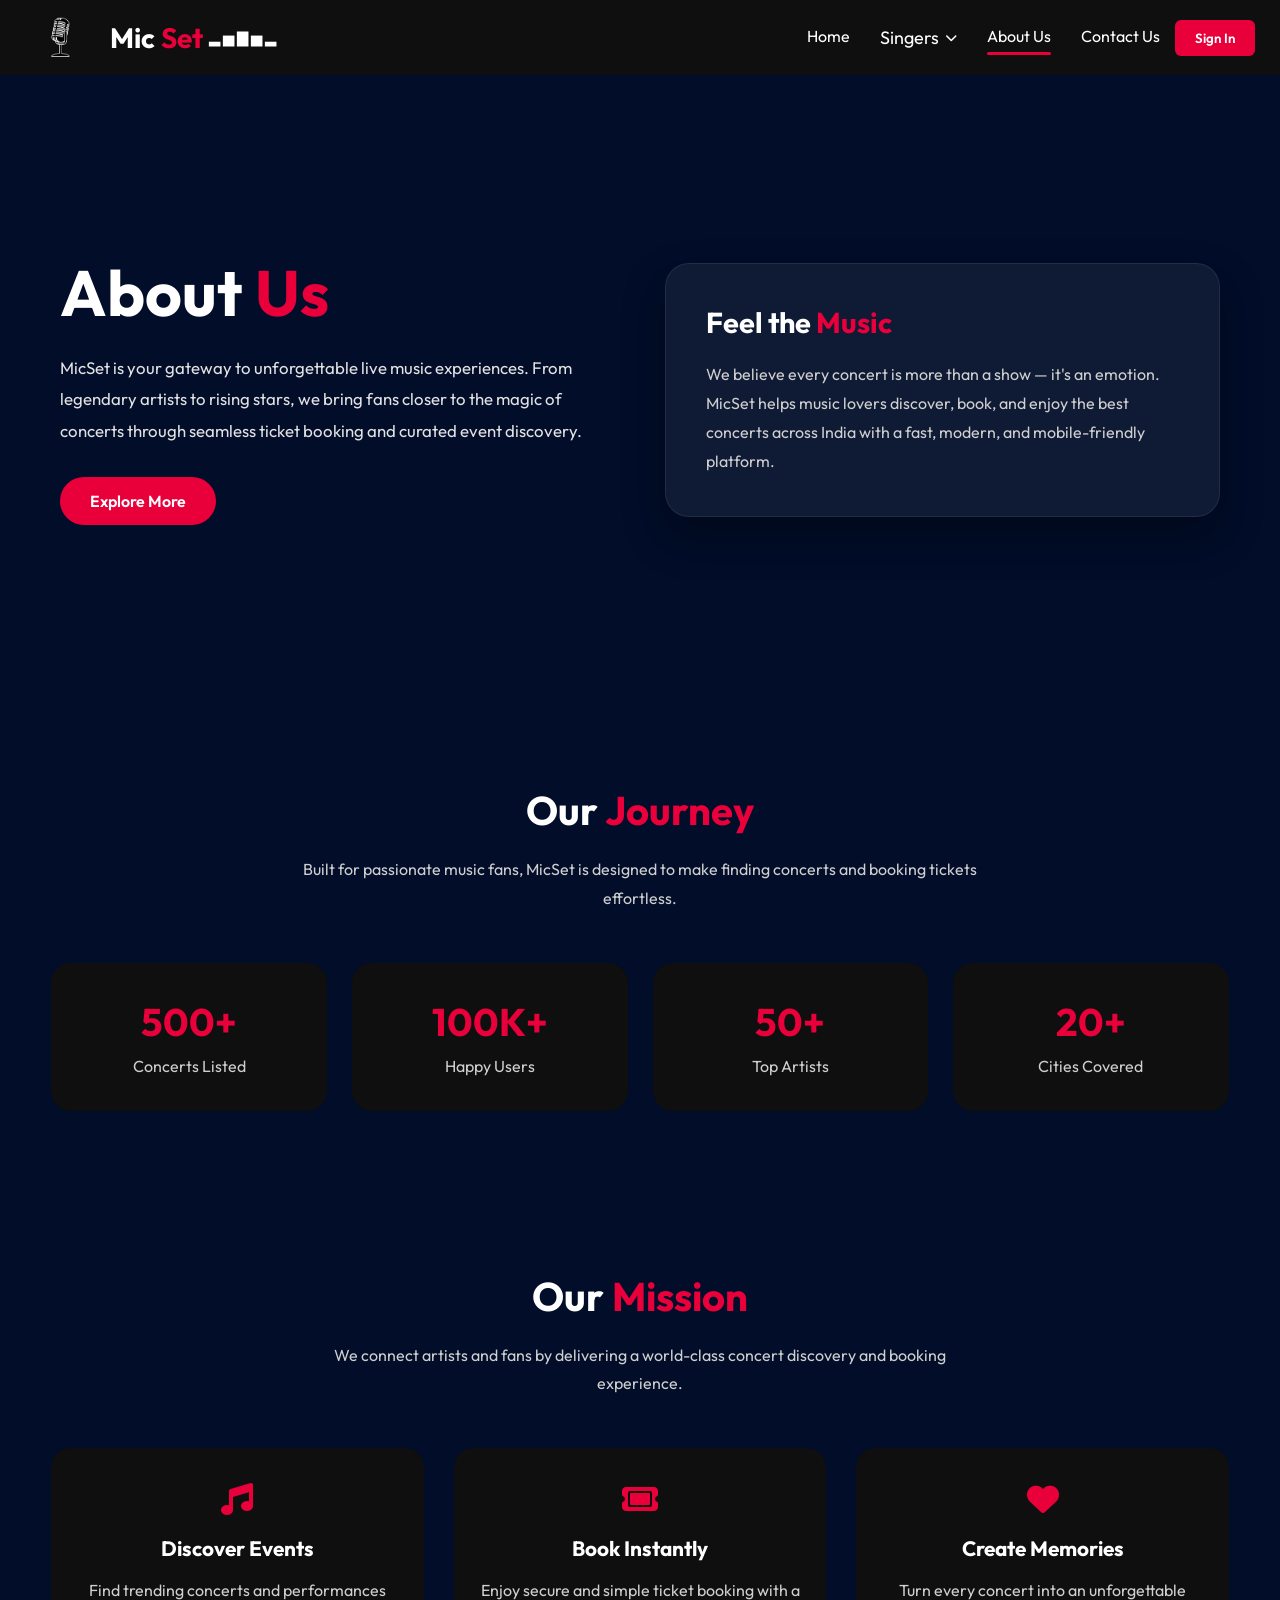
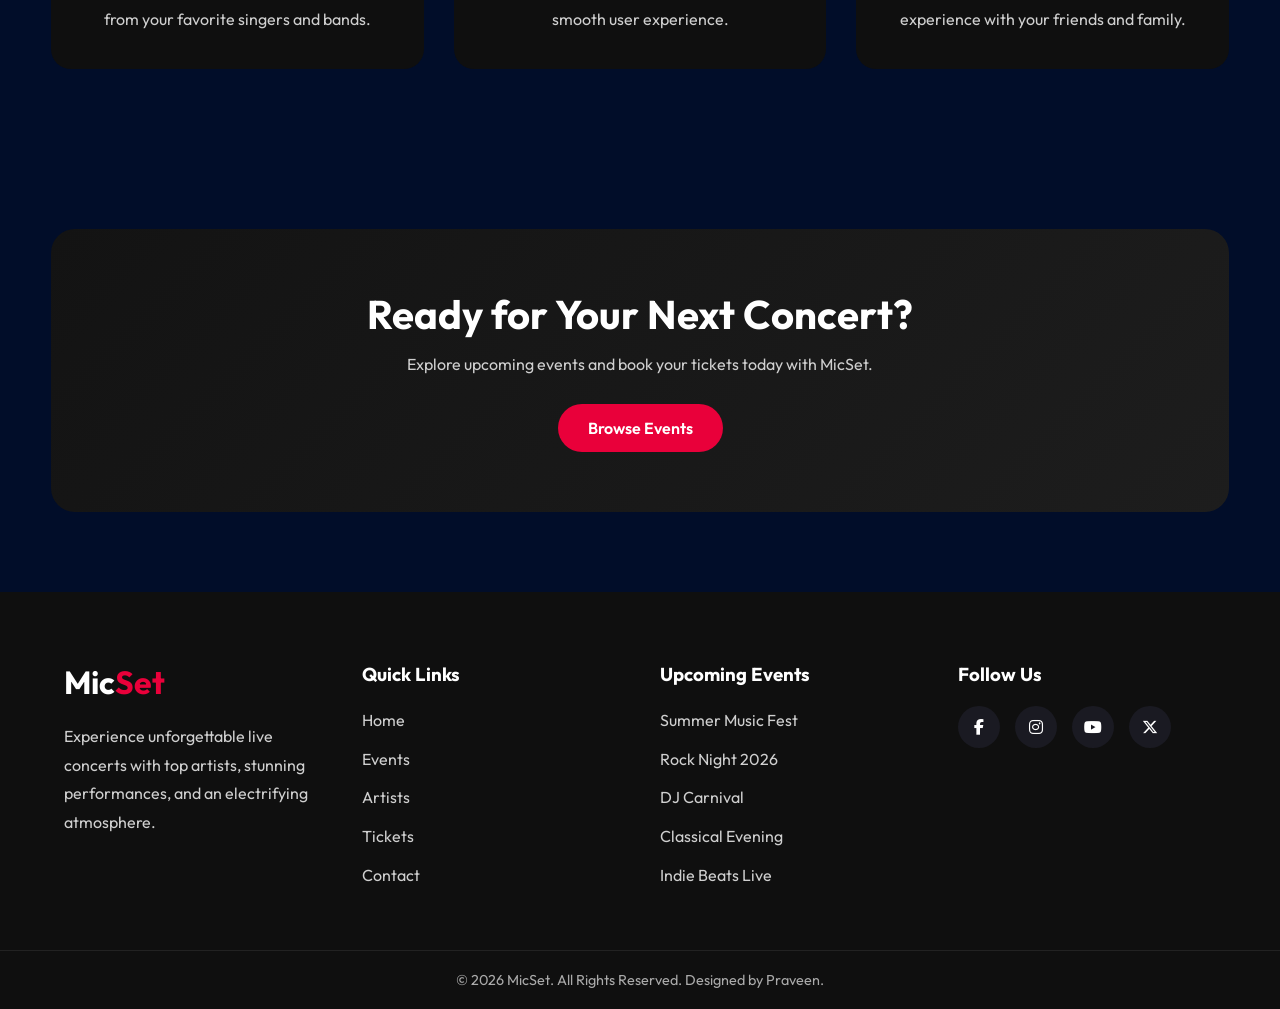
<file: AboutUs.html>
<!DOCTYPE html>
<html lang="en">

<head>
    <meta charset="UTF-8">
    <meta name="viewport" content="width=device-width, initial-scale=1.0">
    <title>MicSet</title>

    <link rel="stylesheet" href="https://cdnjs.cloudflare.com/ajax/libs/font-awesome/6.5.2/css/all.min.css">
    <link href="https://fonts.googleapis.com/css2?family=Outfit:wght@300;400;500;600;700;800&display=swap"
        rel="stylesheet">
    <link rel="shortcut icon" href="Images/MicSet.png" type="image/x-icon">

    <style>
        * {
            margin: 0;
            padding: 0;
            box-sizing: border-box;
        }

        :root {
            --dark: #0f0f0f;
            --primary: #e9003a;
            --secondary: #010d29;
            --light: #ffffff;
            --gray: #cfcfcf;
        }

        html {
            scroll-behavior: smooth;
        }

        body {
            font-family: 'Outfit', sans-serif;
            background: var(--secondary);
            color: var(--light);
            overflow-x: hidden;
            animation: pageFade 1.2s ease;
        }

        @keyframes pageFade {
            from {
                opacity: 0;
                transform: translateY(30px);
            }

            to {
                opacity: 1;
                transform: translateY(0);
            }
        }

        header {
            animation: slideDown 1s ease;
        }

        .about-content,
        .about-card,
        .section,
        .footer {
            opacity: 0;
            animation: fadeUp 1s ease forwards;
        }

        .about-content {
            animation-delay: 0.2s;
        }

        .about-card {
            animation-delay: 0.5s;
        }

        .section:nth-of-type(2) {
            animation-delay: 0.7s;
        }

        .section:nth-of-type(3) {
            animation-delay: 0.9s;
        }

        .section:nth-of-type(4) {
            animation-delay: 1.1s;
        }

        .footer {
            animation-delay: 1.3s;
        }

        @keyframes fadeUp {
            from {
                opacity: 0;
                transform: translateY(60px);
            }

            to {
                opacity: 1;
                transform: translateY(0);
            }
        }

        @keyframes slideDown {
            from {
                opacity: 0;
                transform: translateY(-50px);
            }

            to {
                opacity: 1;
                transform: translateY(0);
            }
        }

        a {
            text-decoration: none;
            color: inherit;
        }

        img {
            max-width: 100%;
            display: block;
        }

        button {
            font-family: inherit;
            cursor: pointer;
        }

        .navbar {
            display: flex;
            align-items: center;
            background: var(--dark);
            min-height: 75px;
            width: 100%;
            padding: 0 25px;
            gap: 15px;
            flex-wrap: wrap;
        }

        .logo-img {
            width: 70px;
            height: 50px;
            border-radius: 50%;
            object-fit: cover;
        }

        .brand {
            display: flex;
            align-items: center;
            gap: 6px;
            font-size: 28px;
            font-weight: 700;
        }

        .brand span:first-child {
            color: var(--light);
        }

        .brand .set {
            color: var(--primary);
        }

        .beet {
            font-size: 14px;
        }

        .nav-options {
            margin-left: auto;
            display: flex;
            gap: 30px;
            flex-wrap: wrap;
        }

        .nav-options a {
            position: relative;
            transition: 0.3s;
        }

        .nav-options a:hover {
            color: var(--primary);
        }

        .nav-options a::after {
            content: "";
            position: absolute;
            left: 0;
            bottom: -6px;
            width: 0;
            height: 3px;
            background: var(--primary);
            border-radius: 10px;
            transition: 0.4s;
        }

        .nav-options a:hover::after,
        .nav-options a.active::after {
            width: 100%;
        }

        .dropdown {
            position: relative;
            display: inline-block;
            background: var(--dark);
        }

        .drop-btn {
            background: transparent;
            border: none;
            color: var(--light);
            font-size: 18px;
            display: flex;
            align-items: center;
            gap: 6px;
        }

        .drop-btn i {
            font-size: 12px;
            transition: 0.3s;
        }

        .dropdown-content {
            position: absolute;
            top: 100%;
            left: 0;
            min-width: 260px;
            background: var(--dark);
            border-radius: 10px;
            box-shadow: 0 10px 25px rgba(0, 0, 0, 0.4);
            padding: 10px 0;
            display: none;
            z-index: 1000;
        }

        .dropdown-content a {
            display: block;
            padding: 12px 20px;
            font-size: 15px;
            transition: 0.3s;
        }

        .dropdown-content a:hover {
            background: #1a1a1a;
            color: var(--primary);
            padding-left: 25px;
        }

        .dropdown:hover .dropdown-content,
        .dropdown:focus-within .dropdown-content {
            display: block;
        }

        .dropdown:hover .drop-btn i,
        .dropdown:focus-within .drop-btn i {
            transform: rotate(180deg);
        }

        .sign-in {
            padding: 10px 20px;
            border: none;
            border-radius: 6px;
            background: var(--primary);
            color: white;
            cursor: pointer;
            font-weight: 600;
            transition: .3s;
        }

        .sign-in:hover {
            background: #ff1a57;
            transform: translateY(-2px);
            box-shadow: 0 10px 20px rgba(233, 0, 58, .3);
        }

        .about-hero {
            min-height: 70vh;
            display: grid;
            grid-template-columns: repeat(2, 1fr);
            align-items: center;
            gap: 50px;
            padding: 80px 60px;
            background:
                linear-gradient(rgba(1, 13, 41, 0.88), rgba(1, 13, 41, 0.95)),
                url('https://images.unsplash.com/photo-1501386761578-eac5c94b800a?auto=format&fit=crop&w=1600&q=80') center/cover;
        }

        .about-content h1 {
            font-size: clamp(2.5rem, 5vw, 4.5rem);
            line-height: 1.2;
            margin-bottom: 20px;
        }

        .about-content h1 span {
            color: var(--primary);
        }

        .about-content p {
            font-size: 1.05rem;
            line-height: 1.9;
            color: #e2e2e2;
            margin-bottom: 30px;
        }

        .about-btn {
            display: inline-block;
            padding: 14px 30px;
            background: var(--primary);
            color: var(--light);
            border-radius: 30px;
            font-weight: 600;
            transition: 0.3s;
        }

        .about-btn:hover {
            transform: translateY(-3px);
            box-shadow: 0 10px 25px rgba(233, 0, 58, 0.35);
        }

        .about-card {
            background: rgba(255, 255, 255, 0.06);
            backdrop-filter: blur(10px);
            border: 1px solid rgba(255, 255, 255, 0.08);
            border-radius: 24px;
            padding: 40px;
            box-shadow: 0 20px 40px rgba(0, 0, 0, 0.35);
        }

        .about-card h3 {
            font-size: 1.8rem;
            margin-bottom: 20px;
        }

        .about-card h3 span {
            color: var(--primary);
        }

        .about-card p {
            line-height: 1.8;
            color: var(--gray);
        }

        .section {
            width: min(1200px, 92%);
            margin: auto;
            padding: 80px 0;
        }

        .section-title {
            text-align: center;
            font-size: 2.5rem;
            margin-bottom: 20px;
        }

        .section-title span {
            color: var(--primary);
        }

        .section-subtitle {
            max-width: 700px;
            margin: 0 auto 50px;
            text-align: center;
            color: var(--gray);
            line-height: 1.8;
        }

        .stats {
            display: grid;
            grid-template-columns: repeat(auto-fit, minmax(220px, 1fr));
            gap: 25px;
        }

        .stat-box,
        .mission-box {
            background: var(--dark);
            padding: 35px 25px;
            border-radius: 20px;
            text-align: center;
            transition: 0.4s;
        }

        .stat-box:hover,
        .mission-box:hover {
            transform: translateY(-8px);
            box-shadow: 0 15px 30px rgba(0, 0, 0, 0.3);
        }

        .stat-box h3 {
            font-size: 2.4rem;
            color: var(--primary);
            margin-bottom: 10px;
        }

        .stat-box p {
            color: var(--gray);
        }

        .mission-grid {
            display: grid;
            grid-template-columns: repeat(auto-fit, minmax(280px, 1fr));
            gap: 30px;
        }

        .mission-box i {
            font-size: 2rem;
            color: var(--primary);
            margin-bottom: 20px;
        }

        .mission-box h3 {
            margin-bottom: 15px;
            font-size: 1.3rem;
        }

        .mission-box p {
            color: var(--gray);
            line-height: 1.8;
        }

        .cta {
            background: linear-gradient(135deg, #131313, #1d1d1d);
            border-radius: 24px;
            padding: 60px 30px;
            text-align: center;
        }

        .cta h2 {
            font-size: 2.5rem;
            margin-bottom: 15px;
        }

        .cta p {
            color: var(--gray);
            margin-bottom: 30px;
        }

        .footer {
            background: var(--dark);
            color: var(--light);
            padding-top: 70px;
        }

        .footer-container {
            width: 90%;
            max-width: 1300px;
            margin: auto;
            display: grid;
            grid-template-columns: repeat(auto-fit, minmax(250px, 1fr));
            gap: 40px;
            padding-bottom: 50px;
        }

        .footer-logo {
            display: inline-block;
            font-size: 2rem;
            font-weight: 700;
            margin-bottom: 20px;
        }

        .footer-logo span {
            color: var(--primary);
        }

        .footer-box p,
        .footer-box ul li a {
            color: var(--gray);
            line-height: 1.8;
        }

        .footer-box h3 {
            margin-bottom: 20px;
        }

        .footer-box ul {
            list-style: none;
        }

        .footer-box ul li {
            margin: 10px 0;
        }

        .social-links {
            display: flex;
            gap: 15px;
            margin-top: 20px;
        }

        .social-links a {
            width: 42px;
            height: 42px;
            background: #1a1a22;
            border-radius: 50%;
            display: flex;
            align-items: center;
            justify-content: center;
            transition: 0.3s;
        }

        .social-links a:hover {
            background: var(--primary);
            transform: translateY(-4px);
        }

        .footer-bottom {
            border-top: 1px solid #222;
            text-align: center;
            padding: 20px 10px;
        }

        .footer-bottom p {
            color: #aaa;
            font-size: 0.9rem;
        }

        @media (max-width: 992px) {
            .about-hero {
                grid-template-columns: 1fr;
                padding: 60px 25px;
                text-align: center;
            }

            .nav-options {
                width: 100%;
                justify-content: center;
                margin-top: 10px;
            }

            .sign-in {
                margin: 10px auto 0;
            }
        }

        @media (max-width: 768px) {
            .navbar {
                justify-content: center;
                text-align: center;
                padding: 15px;
            }

            .brand {
                font-size: 24px;
            }

            .nav-options {
                gap: 15px;
            }

            .about-content h1 {
                font-size: 2.3rem;
            }

            .section {
                padding: 60px 0;
            }

            .section-title {
                font-size: 2rem;
            }

            .cta h2 {
                font-size: 2rem;
            }

            .footer-container {
                grid-template-columns: 1fr;
                text-align: center;
            }

            .social-links {
                justify-content: center;
            }
        }

        @media (max-width: 480px) {
            .about-hero {
                padding: 50px 15px;
            }

            .about-card {
                padding: 25px;
            }

            .section-title {
                font-size: 1.7rem;
            }

            .cta h2 {
                font-size: 1.7rem;
            }

            .nav-options {
                flex-direction: column;
                gap: 10px;
            }

            .sign-in {
                width: 100%;
                max-width: 220px;
            }
        }
    </style>
</head>

<body>

    <header>
        <nav class="navbar">
            <img src="Images/MicSet.png" class="logo-img" alt="MicSet Logo">

            <a href="index.html" class="brand">
                <span>Mic</span>
                <span class="set">Set</span>
                <span class="beet">▂ ▅ ▇ ▅ ▂</span>
            </a>

            <div class="nav-options">
                <a href="index.html">Home</a>

                <div class="dropdown">
                    <button class="drop-btn" type="button">
                        Singers <i class="fa-solid fa-chevron-down"></i>
                    </button>

                    <div class="dropdown-content">
                        <a href="AR Rahman.html">AR Rahman</a>
                        <a href="Anirudh.html">Anirudh Ravichandar</a>
                        <a href="U1.html">Yuvan Shankar Raja</a>
                        <a href="Sai Abhyankker.html">Sai Abhyankkar</a>
                        <a href="Jayaraj.html">Harris Jayaraj</a>
                        <a href="HP Adhi.html">HipHop Tamizha Adhi</a>
                        <a href="Gv Prakash.html">GV Prakash Kumar</a>
                        <a href="Roldan.html">Sean Roldan</a>
                    </div>
                </div>

                <a href="AboutUs.html" class="active">About Us</a>
                <a href="ContactUs.html">Contact Us</a>
            </div>

            <a href="Sign.html">
                <button class="sign-in">Sign In</button>
            </a>
        </nav>
    </header>

    <section class="about-hero">
        <div class="about-content">
            <h1>About <span>Us</span></h1>
            <p>
                MicSet is your gateway to unforgettable live music experiences.
                From legendary artists to rising stars, we bring fans closer to
                the magic of concerts through seamless ticket booking and curated
                event discovery.
            </p>
            <a href="#mission" class="about-btn">Explore More</a>
        </div>

        <div class="about-card">
            <h3>Feel the <span>Music</span></h3>
            <p>
                We believe every concert is more than a show — it's an emotion.
                MicSet helps music lovers discover, book, and enjoy the best
                concerts across India with a fast, modern, and mobile-friendly platform.
            </p>
        </div>
    </section>

    <section class="section">
        <h2 class="section-title">Our <span>Journey</span></h2>
        <p class="section-subtitle">
            Built for passionate music fans, MicSet is designed to make finding
            concerts and booking tickets effortless.
        </p>

        <div class="stats">
            <div class="stat-box">
                <h3>500+</h3>
                <p>Concerts Listed</p>
            </div>

            <div class="stat-box">
                <h3>100K+</h3>
                <p>Happy Users</p>
            </div>

            <div class="stat-box">
                <h3>50+</h3>
                <p>Top Artists</p>
            </div>

            <div class="stat-box">
                <h3>20+</h3>
                <p>Cities Covered</p>
            </div>
        </div>
    </section>

    <section class="section" id="mission">
        <h2 class="section-title">Our <span>Mission</span></h2>
        <p class="section-subtitle">
            We connect artists and fans by delivering a world-class concert
            discovery and booking experience.
        </p>

        <div class="mission-grid">
            <div class="mission-box">
                <i class="fa-solid fa-music"></i>
                <h3>Discover Events</h3>
                <p>
                    Find trending concerts and performances from your favorite
                    singers and bands.
                </p>
            </div>

            <div class="mission-box">
                <i class="fa-solid fa-ticket"></i>
                <h3>Book Instantly</h3>
                <p>
                    Enjoy secure and simple ticket booking with a smooth user experience.
                </p>
            </div>

            <div class="mission-box">
                <i class="fa-solid fa-heart"></i>
                <h3>Create Memories</h3>
                <p>
                    Turn every concert into an unforgettable experience with your
                    friends and family.
                </p>
            </div>
        </div>
    </section>

    <section class="section">
        <div class="cta">
            <h2>Ready for Your Next Concert?</h2>
            <p>
                Explore upcoming events and book your tickets today with MicSet.
            </p>
            <a href="index.html" class="about-btn">Browse Events</a>
        </div>
    </section>

    <footer class="footer">
        <div class="footer-container">

            <div class="footer-box">
                <a href="index.html" class="footer-logo">
                    Mic<span>Set</span>
                </a>
                <p>
                    Experience unforgettable live concerts with top artists,
                    stunning performances, and an electrifying atmosphere.
                </p>
            </div>

            <div class="footer-box">
                <h3>Quick Links</h3>
                <ul>
                    <li><a href="index.html">Home</a></li>
                    <li><a href="#">Events</a></li>
                    <li><a href="singers.html">Artists</a></li>
                    <li><a href="#">Tickets</a></li>
                    <li><a href="ContactUs.html">Contact</a></li>
                </ul>
            </div>

            <div class="footer-box">
                <h3>Upcoming Events</h3>
                <ul>
                    <li><a href="#">Summer Music Fest</a></li>
                    <li><a href="#">Rock Night 2026</a></li>
                    <li><a href="#">DJ Carnival</a></li>
                    <li><a href="#">Classical Evening</a></li>
                    <li><a href="#">Indie Beats Live</a></li>
                </ul>
            </div>

            <div class="footer-box">
                <h3>Follow Us</h3>
                <div class="social-links">
                    <a href="#"><i class="fa-brands fa-facebook-f"></i></a>
                    <a href="#"><i class="fa-brands fa-instagram"></i></a>
                    <a href="#"><i class="fa-brands fa-youtube"></i></a>
                    <a href="#"><i class="fa-brands fa-x-twitter"></i></a>
                </div>
            </div>

        </div>

        <div class="footer-bottom">
            <p>&copy; 2026 MicSet. All Rights Reserved. Designed by Praveen.</p>
        </div>
    </footer>

</body>

</html>
</file>
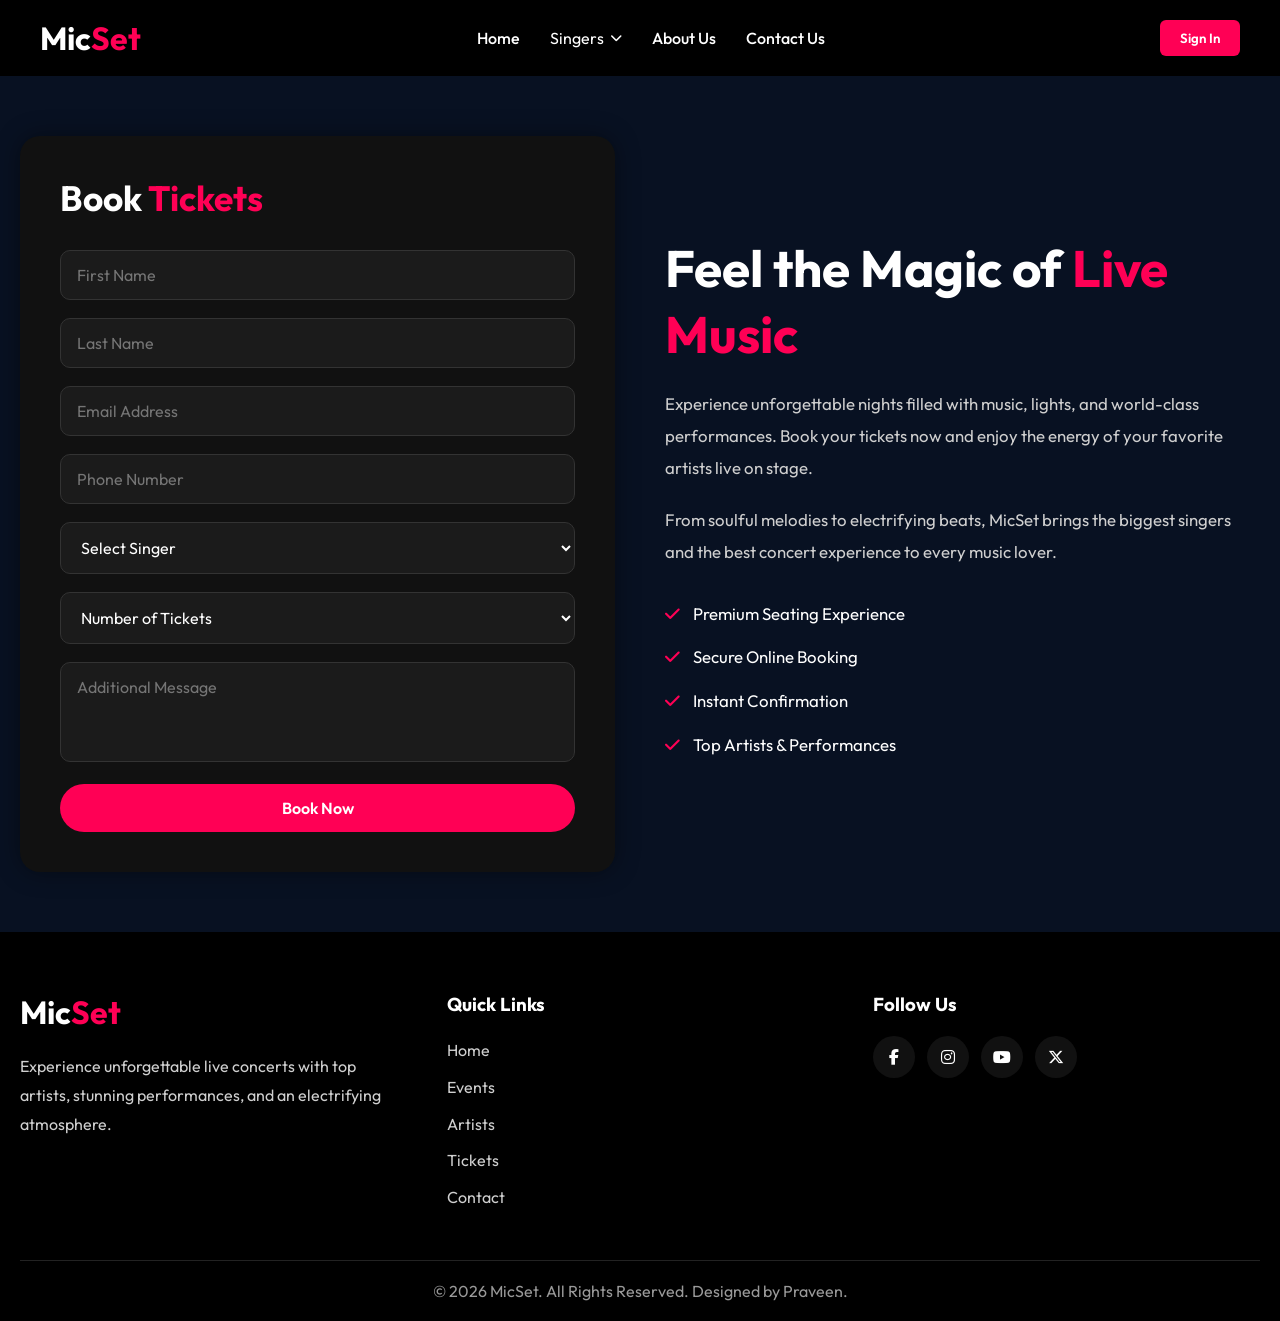
<file: Book-Now.html>
<!DOCTYPE html>
<html lang="en">

<head>
    <meta charset="UTF-8">
    <meta name="viewport" content="width=device-width, initial-scale=1.0">
    <title>MicSet</title>

    <link rel="stylesheet" href="https://cdnjs.cloudflare.com/ajax/libs/font-awesome/6.5.2/css/all.min.css">
    <link href="https://fonts.googleapis.com/css2?family=Outfit:wght@300;400;500;600;700&display=swap" rel="stylesheet">
    <link rel="shortcut icon" href="Images/MicSet.png" type="image/x-icon">
    <style>
        * {
            margin: 0;
            padding: 0;
            box-sizing: border-box;
        }

        :root {
            --dark: #0a0a0a;
            --primary: #ff0055;
            --secondary: #081122;
            --white: #ffffff;
            --gray: #cfcfcf;
        }

        html {
            scroll-behavior: smooth;
        }

        body {
            font-family: 'Outfit', sans-serif;
            background: var(--secondary);
            color: var(--white);
            overflow-x: hidden;
        }

        a {
            text-decoration: none;
            color: inherit;
        }

        button,
        input,
        select,
        textarea {
            font-family: inherit;
        }

        .navbar {
            background: #000;
            display: flex;
            justify-content: space-between;
            align-items: center;
            padding: 18px 40px;
            flex-wrap: wrap;
            gap: 20px;
            animation: slideDown 1s ease;
        }

        .logo {
            font-size: 2rem;
            font-weight: 700;
        }

        .logo span {
            color: var(--primary);
        }

        .nav-links {
            display: flex;
            gap: 30px;
            align-items: center;
        }

        .nav-links a {
            position: relative;
            color: #fff;
            font-weight: 500;
        }

        .nav-links a::after {
            content: "";
            position: absolute;
            left: 0;
            bottom: -6px;
            width: 0;
            height: 3px;
            background: var(--primary);
            border-radius: 10px;
            transition: 0.3s;
        }

        .nav-links a:hover::after {
            width: 100%;
        }

        .dropdown {
            position: relative;
        }

        .drop-btn {
            background: transparent;
            border: none;
            color: #fff;
            font-size: 16px;
            display: flex;
            align-items: center;
            gap: 6px;
            cursor: pointer;
        }

        .drop-btn i {
            font-size: 12px;
            transition: 0.3s;
        }

        .dropdown-content {
            position: absolute;
            top: 100%;
            left: 0;
            min-width: 260px;
            background: var(--dark);
            border-radius: 10px;
            box-shadow: 0 10px 25px rgba(0, 0, 0, 0.4);
            padding: 10px 0;
            z-index: 1000;
            opacity: 0;
            visibility: hidden;
            transform: translateY(15px);
            transition: 0.4s ease;
        }

        .dropdown-content a {
            display: block;
            padding: 12px 20px;
            font-size: 15px;
            transition: 0.3s;
        }

        .dropdown-content a:hover {
            background: #1a1a1a;
            color: var(--primary);
            padding-left: 25px;
        }

        .dropdown:hover .dropdown-content,
        .dropdown:focus-within .dropdown-content {
            opacity: 1;
            visibility: visible;
            transform: translateY(0);
        }

        .dropdown:hover .drop-btn i,
        .dropdown:focus-within .drop-btn i {
            transform: rotate(180deg);
        }

        .sign-btn {
            padding: 10px 20px;
            border: none;
            border-radius: 6px;
            background: var(--primary);
            color: #fff;
            cursor: pointer;
            font-weight: 600;
            transition: 0.3s;
        }

        .sign-btn:hover {
            transform: translateY(-2px);
            box-shadow: 0 10px 20px rgba(255, 0, 85, 0.3);
        }

        .booking-section {
            max-width: 1300px;
            margin: 60px auto;
            padding: 0 20px;
        }

        .booking-container {
            display: grid;
            grid-template-columns: 1fr 1fr;
            gap: 50px;
            align-items: center;
        }

        .booking-form,
        .booking-content {
            animation: fadeUp 1s ease;
        }

        .booking-content {
            animation-delay: 0.2s;
            animation-fill-mode: both;
        }

        .booking-form {
            background: #111;
            padding: 40px;
            border-radius: 20px;
            box-shadow: 0 0 25px rgba(0, 0, 0, 0.4);
        }

        .booking-form h2 {
            font-size: 2.2rem;
            margin-bottom: 30px;
        }

        .booking-form h2 span,
        .booking-content h1 span {
            color: var(--primary);
        }

        .form-group {
            margin-bottom: 18px;
            animation: fadeUp 0.8s ease;
            animation-fill-mode: both;
        }

        .form-group:nth-child(2) {
            animation-delay: 0.1s;
        }

        .form-group:nth-child(3) {
            animation-delay: 0.2s;
        }

        .form-group:nth-child(4) {
            animation-delay: 0.3s;
        }

        .form-group:nth-child(5) {
            animation-delay: 0.4s;
        }

        .form-group:nth-child(6) {
            animation-delay: 0.5s;
        }

        .form-group:nth-child(7) {
            animation-delay: 0.6s;
        }

        .form-group:nth-child(8) {
            animation-delay: 0.7s;
        }

        .form-group input,
        .form-group select,
        .form-group textarea {
            width: 100%;
            padding: 14px 16px;
            background: #1b1b1b;
            border: 1px solid #333;
            border-radius: 10px;
            color: #fff;
            font-size: 1rem;
            outline: none;
            transition: 0.3s;
        }

        .form-group input:focus,
        .form-group select:focus,
        .form-group textarea:focus {
            border-color: var(--primary);
            box-shadow: 0 0 0 4px rgba(255, 0, 85, 0.12);
        }

        .form-group textarea {
            resize: none;
            min-height: 100px;
        }

        .book-btn {
            width: 100%;
            background: var(--primary);
            color: #fff;
            border: none;
            padding: 14px;
            border-radius: 30px;
            font-size: 1rem;
            font-weight: 600;
            cursor: pointer;
            transition: 0.3s;
            animation: zoomIn 1s ease 0.8s;
            animation-fill-mode: both;
        }

        .book-btn:hover {
            background: #e00045;
            transform: translateY(-2px);
        }

        .booking-content h1 {
            font-size: 3.2rem;
            line-height: 1.3;
            margin-bottom: 20px;
        }

        .booking-content p {
            color: var(--gray);
            line-height: 1.9;
            font-size: 1.05rem;
            margin-bottom: 20px;
        }

        .features {
            margin-top: 30px;
        }

        .features p {
            color: #fff;
            margin-bottom: 12px;
        }

        .features i {
            color: var(--primary);
            margin-right: 10px;
        }

        .footer {
            background: #000;
            padding: 60px 20px 20px;
            margin-top: 60px;
            animation: fadeUp 1s ease 0.4s;
            animation-fill-mode: both;
        }

        .footer-container {
            max-width: 1300px;
            margin: auto;
            display: grid;
            grid-template-columns: repeat(auto-fit, minmax(250px, 1fr));
            gap: 40px;
        }

        .footer-logo {
            display: inline-block;
            font-size: 2rem;
            font-weight: 700;
            margin-bottom: 20px;
        }

        .footer-logo span {
            color: var(--primary);
        }

        .footer-box h3 {
            margin-bottom: 20px;
        }

        .footer-box p,
        .footer-box ul li {
            color: #cfcfcf;
            line-height: 1.8;
            list-style: none;
            margin-bottom: 8px;
        }

        .footer-box ul li a {
            transition: 0.3s;
        }

        .footer-box ul li a:hover {
            color: var(--primary);
            padding-left: 5px;
        }

        .social-links {
            display: flex;
            gap: 12px;
            margin-top: 10px;
        }

        .social-links a {
            width: 42px;
            height: 42px;
            border-radius: 50%;
            background: #111;
            display: flex;
            justify-content: center;
            align-items: center;
            color: #fff;
            transition: 0.3s;
        }

        .social-links a:hover {
            background: var(--primary);
            transform: translateY(-4px);
        }

        .footer-bottom {
            text-align: center;
            margin-top: 40px;
            padding-top: 20px;
            border-top: 1px solid #222;
            color: #999;
        }

        @keyframes slideDown {
            from {
                opacity: 0;
                transform: translateY(-40px);
            }

            to {
                opacity: 1;
                transform: translateY(0);
            }
        }

        @keyframes fadeUp {
            from {
                opacity: 0;
                transform: translateY(40px);
            }

            to {
                opacity: 1;
                transform: translateY(0);
            }
        }

        @keyframes zoomIn {
            from {
                opacity: 0;
                transform: scale(0.85);
            }

            to {
                opacity: 1;
                transform: scale(1);
            }
        }

        @media (max-width: 900px) {
            .booking-container {
                grid-template-columns: 1fr;
            }

            .booking-content {
                order: -1;
                text-align: center;
            }

            .booking-content h1 {
                font-size: 2.4rem;
            }
        }

        @media (max-width: 768px) {
            .navbar {
                flex-direction: column;
                text-align: center;
                padding: 20px;
            }

            .nav-links {
                flex-wrap: wrap;
                justify-content: center;
                gap: 15px;
            }

            .booking-form {
                padding: 25px;
            }

            .booking-form h2 {
                font-size: 1.8rem;
            }

            .booking-content h1 {
                font-size: 2rem;
            }

            .footer-container {
                grid-template-columns: 1fr;
                text-align: center;
            }

            .social-links {
                justify-content: center;
            }
        }

        @media (max-width: 480px) {
            .logo {
                font-size: 1.8rem;
            }

            .booking-form {
                padding: 20px;
            }

            .booking-content h1 {
                font-size: 1.7rem;
            }

            .booking-content p {
                font-size: 0.95rem;
            }
        }
    </style>
</head>

<body>

    <nav class="navbar">
        <a href="index.html" class="logo">Mic<span>Set</span></a>

        <div class="nav-links">
            <a href="index.html">Home</a>

            <div class="dropdown">
                <button class="drop-btn" type="button">
                    Singers <i class="fa-solid fa-chevron-down"></i>
                </button>

                <div class="dropdown-content">
                    <a href="#">AR Rahman</a>
                    <a href="#">Anirudh Ravichandar</a>
                    <a href="#">Yuvan Shankar Raja</a>
                    <a href="#">Sai Abhyankkar</a>
                    <a href="#">Harris Jayaraj</a>
                    <a href="#">HipHop Tamizha Adhi</a>
                    <a href="#">GV Prakash Kumar</a>
                    <a href="#">Sean Roldan</a>
                </div>
            </div>

            <a href="#">About Us</a>
            <a href="#">Contact Us</a>
        </div>

        <a href="#"><button class="sign-btn">Sign In</button></a>
    </nav>

    <section class="booking-section">
        <div class="booking-container">

            <div class="booking-form">
                <h2>Book <span>Tickets</span></h2>

                <div class="form-group">
                    <input type="text" placeholder="First Name" required>
                </div>

                <div class="form-group">
                    <input type="text" placeholder="Last Name" required>
                </div>

                <div class="form-group">
                    <input type="email" placeholder="Email Address" required>
                </div>

                <div class="form-group">
                    <input type="tel" placeholder="Phone Number" required>
                </div>

                <div class="form-group">
                    <select required>
                        <option value="" disabled selected>Select Singer</option>
                        <option>AR Rahman</option>
                        <option>Anirudh Ravichandar</option>
                        <option>Yuvan Shankar Raja</option>
                        <option>Sai Abhyankkar</option>
                        <option>Harris Jayaraj</option>
                        <option>HipHop Tamizha Adhi</option>
                        <option>GV Prakash Kumar</option>
                        <option>Sean Roldan</option>
                    </select>
                </div>

                <div class="form-group">
                    <select required>
                        <option value="" disabled selected>Number of Tickets</option>
                        <option>1 Ticket</option>
                        <option>2 Tickets</option>
                        <option>3 Tickets</option>
                        <option>4 Tickets</option>
                        <option>5 Tickets</option>
                    </select>
                </div>

                <div class="form-group">
                    <textarea placeholder="Additional Message"></textarea>
                </div>

                <button class="book-btn">Book Now</button>
            </div>

            <div class="booking-content">
                <h1>Feel the Magic of <span>Live Music</span></h1>

                <p>
                    Experience unforgettable nights filled with music, lights, and world-class performances.
                    Book your tickets now and enjoy the energy of your favorite artists live on stage.
                </p>

                <p>
                    From soulful melodies to electrifying beats, MicSet brings the biggest singers and
                    the best concert experience to every music lover.
                </p>

                <div class="features">
                    <p><i class="fa-solid fa-check"></i> Premium Seating Experience</p>
                    <p><i class="fa-solid fa-check"></i> Secure Online Booking</p>
                    <p><i class="fa-solid fa-check"></i> Instant Confirmation</p>
                    <p><i class="fa-solid fa-check"></i> Top Artists & Performances</p>
                </div>
            </div>

        </div>
    </section>

    <footer class="footer">
        <div class="footer-container">
            <div class="footer-box">
                <a href="index.html" class="footer-logo">Mic<span>Set</span></a>
                <p>
                    Experience unforgettable live concerts with top artists,
                    stunning performances, and an electrifying atmosphere.
                </p>
            </div>

            <div class="footer-box">
                <h3>Quick Links</h3>
                <ul>
                    <li><a href="#">Home</a></li>
                    <li><a href="#">Events</a></li>
                    <li><a href="#">Artists</a></li>
                    <li><a href="#">Tickets</a></li>
                    <li><a href="#">Contact</a></li>
                </ul>
            </div>

            <div class="footer-box">
                <h3>Follow Us</h3>
                <div class="social-links">
                    <a href="#"><i class="fa-brands fa-facebook-f"></i></a>
                    <a href="#"><i class="fa-brands fa-instagram"></i></a>
                    <a href="#"><i class="fa-brands fa-youtube"></i></a>
                    <a href="#"><i class="fa-brands fa-x-twitter"></i></a>
                </div>
            </div>
        </div>

        <div class="footer-bottom">
            <p>&copy; 2026 MicSet. All Rights Reserved. Designed by Praveen.</p>
        </div>
    </footer>

</body>

</html>
</file>
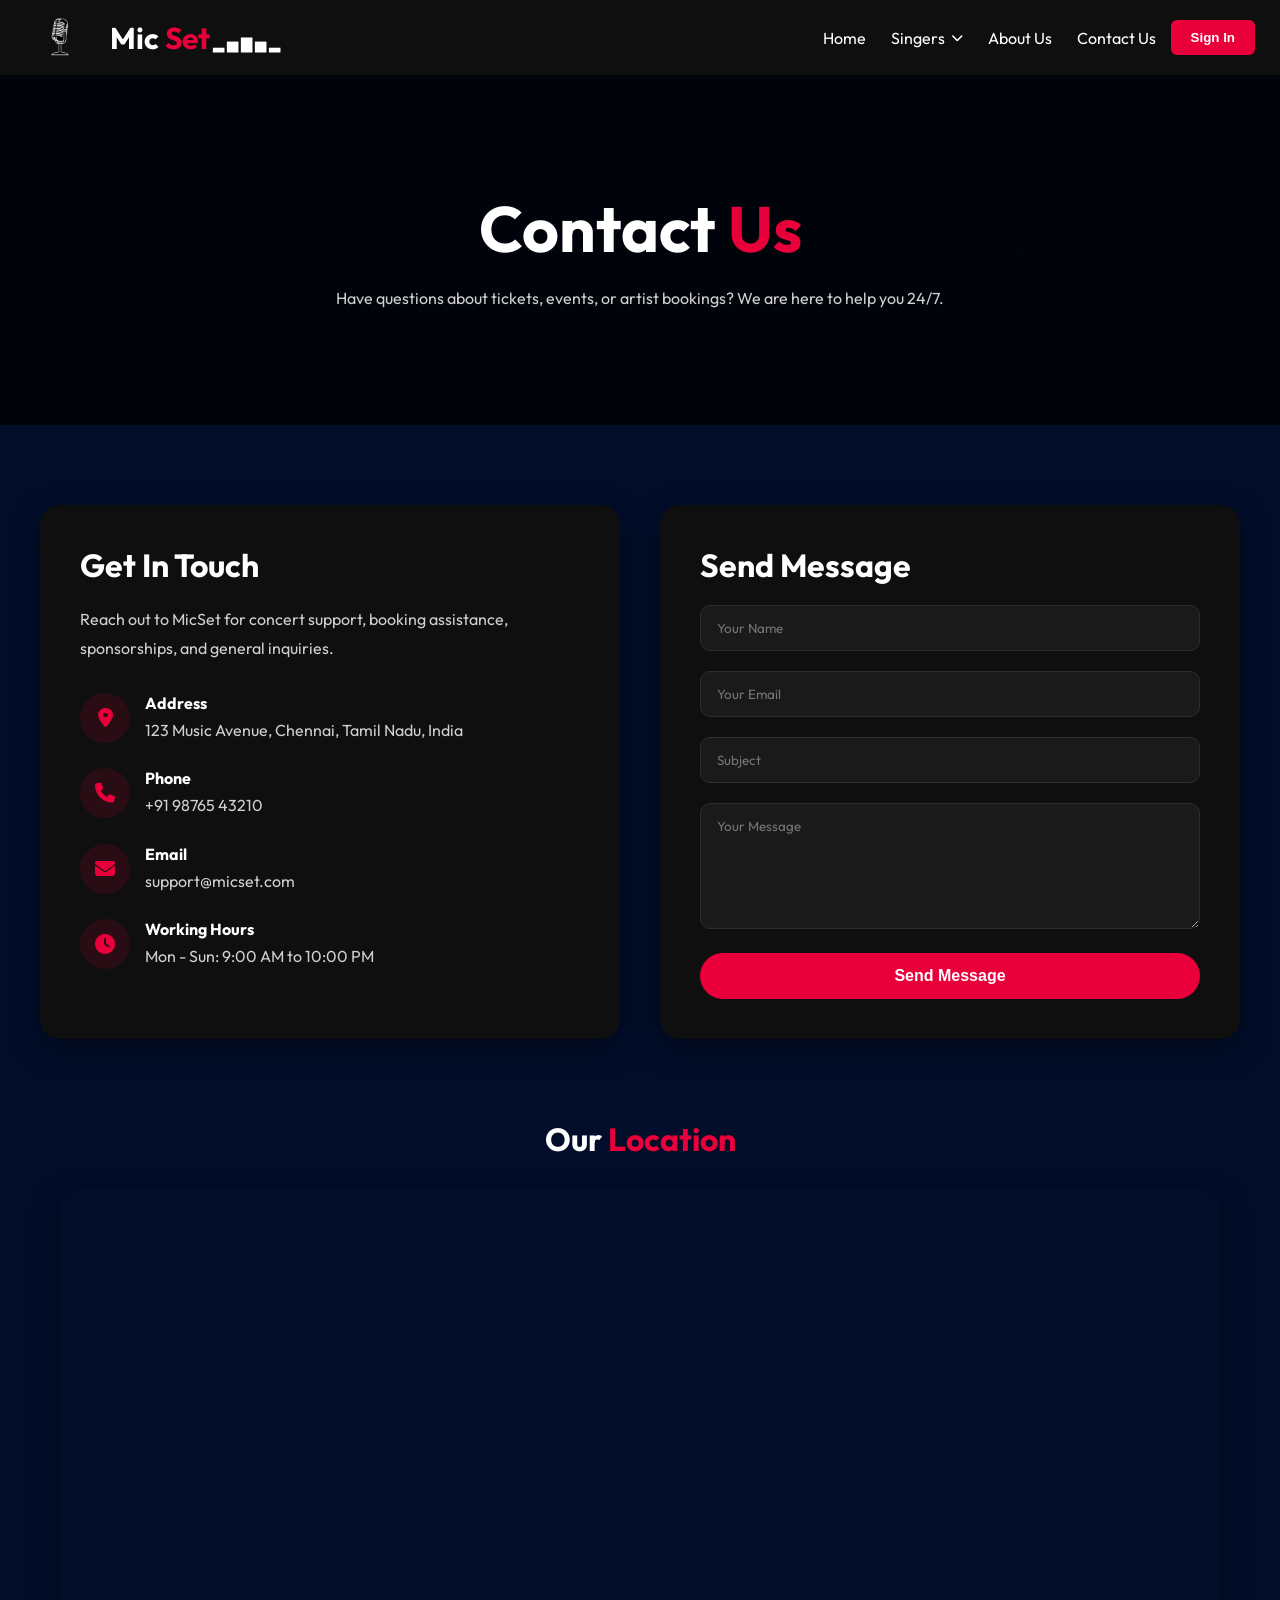
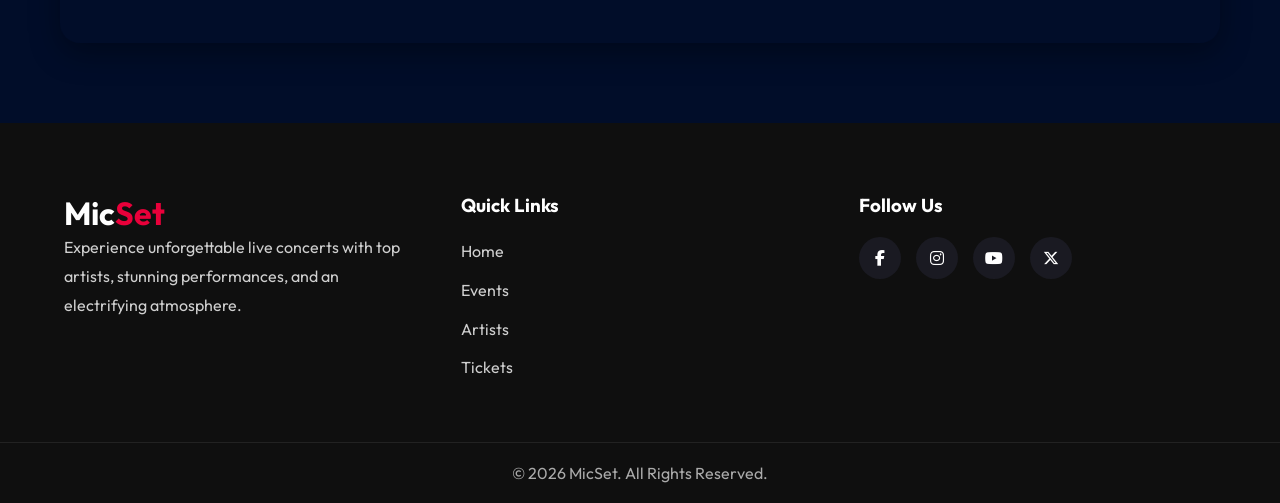
<file: ContactUs.html>
<!DOCTYPE html>
<html lang="en">

<head>
    <meta charset="UTF-8">
    <meta name="viewport" content="width=device-width, initial-scale=1.0">
    <title>MicSet</title>

    <link rel="stylesheet" href="https://cdnjs.cloudflare.com/ajax/libs/font-awesome/6.5.2/css/all.min.css">
    <link href="https://fonts.googleapis.com/css2?family=Outfit:wght@300;400;500;600;700&display=swap" rel="stylesheet">
    <link rel="shortcut icon" href="Images/MicSet.png" type="image/x-icon">
    <style>
        * {
            margin: 0;
            padding: 0;
            box-sizing: border-box;
        }

        :root {
            --dark: #0f0f0f;
            --primary: #e9003a;
            --secondary: #010d29;
            --light: #ffffff;
            --text: #d0d0d0;
        }

        html {
            scroll-behavior: smooth;
        }

        body {
            font-family: 'Outfit', sans-serif;
            background: var(--secondary);
            color: var(--light);
            overflow-x: hidden;
        }

        img {
            max-width: 100%;
            display: block;
        }

        a {
            text-decoration: none;
        }

        .header {
            animation: slideDown 1s ease;
        }

        .navbar {
            display: flex;
            align-items: center;
            gap: 15px;
            padding: 15px 25px;
            background: var(--dark);
            flex-wrap: wrap;
            position: sticky;
            top: 0;
            z-index: 1000;
        }

        .logo-img {
            width: 70px;
            height: 45px;
            border-radius: 50%;
            object-fit: cover;
        }

        .brand {
            color: white;
        }

        .brand h2 {
            font-size: 30px;
        }

        .set {
            color: var(--primary);
        }

        .beet {
            font-size: 14px;
        }

        .nav-options {
            margin-left: auto;
            display: flex;
            gap: 25px;
            align-items: center;
            flex-wrap: wrap;
        }

        .nav-options a {
            color: white;
            font-size: 16px;
            position: relative;
            transition: .3s;
        }

        .nav-options a::after {
            content: "";
            position: absolute;
            left: 0;
            bottom: -6px;
            width: 0;
            height: 3px;
            background: var(--primary);
            border-radius: 10px;
            transition: .4s;
        }



        .nav-options a:hover::after {
            width: 100%;
        }

        .dropdown {
            position: relative;
        }

        .drop-btn {
            background: transparent;
            border: none;
            color: white;
            font-size: 16px;
            display: flex;
            align-items: center;
            gap: 6px;
            cursor: pointer;
            font-family: 'Outfit', sans-serif;
        }

        .drop-btn i {
            font-size: 12px;
            transition: .3s;
        }

        .dropdown-content {
            position: absolute;
            top: 100%;
            left: 0;
            min-width: 260px;
            background: var(--dark);
            border-radius: 10px;
            box-shadow: 0 10px 25px rgba(0, 0, 0, .4);
            padding: 10px 0;
            display: none;
            z-index: 1000;
            animation: fadeUp .4s ease;
        }

        .dropdown-content a {
            display: block;
            padding: 12px 20px;
            color: white;
            transition: .3s;
        }

        .dropdown-content a:hover {
            background: #1a1a1a;
            color: var(--primary);
            padding-left: 25px;
        }

        .dropdown:hover .dropdown-content,
        .dropdown:focus-within .dropdown-content {
            display: block;
        }

        .dropdown:hover .drop-btn i {
            transform: rotate(180deg);
        }

        .sign-in {
            padding: 10px 20px;
            border: none;
            border-radius: 6px;
            background: var(--primary);
            color: white;
            cursor: pointer;
            font-weight: 600;
            transition: .3s;
        }

        .sign-in:hover {
            background: #ff1a57;
            transform: translateY(-2px);
            box-shadow: 0 10px 20px rgba(233, 0, 58, .3);
        }

        .contact-hero {
            min-height: 350px;
            display: flex;
            align-items: center;
            justify-content: center;
            text-align: center;
            padding: 60px 20px;
            background:
                linear-gradient(rgba(0, 0, 0, .75), rgba(0, 0, 0, .75)),
                url('https://images.unsplash.com/photo-1501386761578-eac5c94b800a?auto=format&fit=crop&w=1600&q=80') center/cover;
        }

        .hero-content {
            animation: zoomIn 1.2s ease;
        }

        .hero-content h1 {
            font-size: clamp(2.5rem, 5vw, 4.5rem);
            margin-bottom: 15px;
        }

        .hero-content h1 span {
            color: var(--primary);
        }

        .hero-content p {
            max-width: 700px;
            color: var(--text);
            line-height: 1.8;
            margin: auto;
        }

        .contact-section {
            padding: 80px 20px;
        }

        .contact-container {
            max-width: 1200px;
            margin: auto;
            display: grid;
            grid-template-columns: 1fr 1fr;
            gap: 40px;
        }

        .contact-info,
        .contact-form-box {
            background: var(--dark);
            padding: 40px;
            border-radius: 20px;
            box-shadow: 0 10px 30px rgba(0, 0, 0, .35);
            animation: fadeUp 1s ease;
        }

        .contact-form-box {
            animation-delay: .2s;
        }

        .contact-info h2,
        .contact-form-box h2,
        .map-section h2 {
            font-size: 2rem;
            margin-bottom: 20px;
        }

        .contact-info>p {
            color: var(--text);
            line-height: 1.8;
            margin-bottom: 30px;
        }

        .info-item {
            display: flex;
            gap: 15px;
            margin-bottom: 25px;
            animation: fadeLeft .8s ease;
        }

        .info-item i {
            width: 50px;
            height: 50px;
            background: rgba(233, 0, 58, .12);
            color: var(--primary);
            border-radius: 50%;
            display: flex;
            align-items: center;
            justify-content: center;
            font-size: 20px;
            flex-shrink: 0;
        }

        .info-item h4 {
            margin-bottom: 5px;
        }

        .info-item p {
            color: var(--text);
            line-height: 1.6;
        }

        .input-group {
            margin-bottom: 20px;
        }

        .contact-form input,
        .contact-form textarea {
            width: 100%;
            padding: 14px 16px;
            border: 1px solid #2d2d2d;
            border-radius: 10px;
            background: #1a1a1a;
            color: white;
            outline: none;
            font-family: inherit;
            transition: .3s;
        }

        .contact-form input:focus,
        .contact-form textarea:focus {
            border-color: var(--primary);
            box-shadow: 0 0 0 3px rgba(233, 0, 58, .15);
        }

        .send-btn {
            width: 100%;
            padding: 14px;
            border: none;
            border-radius: 30px;
            background: var(--primary);
            color: white;
            font-size: 16px;
            font-weight: 600;
            cursor: pointer;
            transition: .3s;
        }

        .send-btn:hover {
            transform: translateY(-3px);
            box-shadow: 0 12px 25px rgba(233, 0, 58, .35);
        }

        .map-section {
            max-width: 1200px;
            margin: 0 auto 80px;
            padding: 0 20px;
            animation: fadeUp 1s ease;
        }

        .map-section h2 {
            text-align: center;
            margin-bottom: 30px;
        }

        .map-section h2 span {
            color: var(--primary);
        }

        .map-box {
            border-radius: 20px;
            overflow: hidden;
            box-shadow: 0 10px 30px rgba(0, 0, 0, .35);
        }

        .map-box iframe {
            width: 100%;
            height: 450px;
            border: 0;
        }

        .footer {
            background: var(--dark);
            padding-top: 70px;
            animation: fadeUp 1s ease;
        }

        .footer-container {
            width: 90%;
            max-width: 1300px;
            margin: auto;
            display: grid;
            grid-template-columns: repeat(auto-fit, minmax(250px, 1fr));
            gap: 40px;
            padding-bottom: 50px;
        }

        .footer-logo {
            font-size: 2rem;
            font-weight: 700;
            color: white;
        }

        .footer-logo span {
            color: var(--primary);
        }

        .footer-box p,
        .footer-box ul li a {
            color: #cfcfcf;
            line-height: 1.8;
        }

        .footer-box h3 {
            margin-bottom: 20px;
        }

        .footer-box ul {
            list-style: none;
        }

        .footer-box ul li {
            margin: 10px 0;
        }

        .footer-box ul li a:hover {
            color: var(--primary);
        }

        .social-links {
            display: flex;
            gap: 15px;
            margin-top: 20px;
        }

        .social-links a {
            width: 42px;
            height: 42px;
            background: #1a1a22;
            color: white;
            border-radius: 50%;
            display: flex;
            align-items: center;
            justify-content: center;
            transition: .3s;
        }

        .social-links a:hover {
            background: var(--primary);
            transform: translateY(-4px);
        }

        .footer-bottom {
            border-top: 1px solid #222;
            text-align: center;
            padding: 20px;
            color: #aaa;
        }

        @keyframes fadeUp {
            from {
                opacity: 0;
                transform: translateY(40px);
            }

            to {
                opacity: 1;
                transform: translateY(0);
            }
        }

        @keyframes fadeLeft {
            from {
                opacity: 0;
                transform: translateX(-30px);
            }

            to {
                opacity: 1;
                transform: translateX(0);
            }
        }

        @keyframes slideDown {
            from {
                opacity: 0;
                transform: translateY(-50px);
            }

            to {
                opacity: 1;
                transform: translateY(0);
            }
        }

        @keyframes zoomIn {
            from {
                opacity: 0;
                transform: scale(.85);
            }

            to {
                opacity: 1;
                transform: scale(1);
            }
        }

        @media (max-width:992px) {
            .contact-container {
                grid-template-columns: 1fr;
            }
        }

        @media (max-width:768px) {
            .navbar {
                flex-direction: column;
                text-align: center;
            }

            .nav-options {
                margin-left: 0;
                justify-content: center;
            }

            .contact-info,
            .contact-form-box {
                padding: 25px;
            }

            .footer-container {
                grid-template-columns: 1fr;
                text-align: center;
            }

            .social-links {
                justify-content: center;
            }

            .map-box iframe {
                height: 300px;
            }
        }

        @media (max-width:480px) {
            .hero-content h1 {
                font-size: 2.2rem;
            }

            .contact-info h2,
            .contact-form-box h2,
            .map-section h2 {
                font-size: 1.6rem;
            }

            .nav-options {
                gap: 15px;
            }

            .dropdown-content {
                min-width: 220px;
            }
        }
    </style>
</head>

<body>

    <header class="header">
        <nav class="navbar">
            <img src="Images/MicSet.png" class="logo-img" alt="MicSet Logo">

            <a href="index.html" class="brand">
                <h2>Mic<span class="set"> Set</span><span class="beet"> ▂ ▅ ▇ ▅ ▂</span></h2>
            </a>

            <div class="nav-options">
                <a href="index.html">Home</a>

                <div class="dropdown">
                    <button class="drop-btn" type="button">
                        Singers <i class="fa-solid fa-chevron-down"></i>
                    </button>

                    <div class="dropdown-content">
                        <a href="AR Rahman.html">AR Rahman</a>
                        <a href="Anirudh.html">Anirudh Ravichandar</a>
                        <a href="U1.html">Yuvan Shankar Raja</a>
                        <a href="Sai Abhyankker.html">Sai Abhyankkar</a>
                        <a href="Jayaraj.html">Harris Jayaraj</a>
                        <a href="HP Adhi.html">HipHop Tamizha Adhi</a>
                        <a href="Gv Prakash.html">GV Prakash Kumar</a>
                        <a href="Roldan.html">Sean Roldan</a>

                    </div>
                </div>

                <a href="AboutUs.html">About Us</a>
                <a href="ContactUs.html">Contact Us</a>
            </div>

            <a href="Sign.html">
                <button class="sign-in">Sign In</button>
            </a>
        </nav>
    </header>

    <section class="contact-hero">
        <div class="hero-content">
            <h1>Contact <span>Us</span></h1>
            <p>
                Have questions about tickets, events, or artist bookings?
                We are here to help you 24/7.
            </p>
        </div>
    </section>

    <section class="contact-section">
        <div class="contact-container">

            <div class="contact-info">
                <h2>Get In Touch</h2>
                <p>
                    Reach out to MicSet for concert support, booking assistance,
                    sponsorships, and general inquiries.
                </p>

                <div class="info-item">
                    <i class="fa-solid fa-location-dot"></i>
                    <div>
                        <h4>Address</h4>
                        <p>123 Music Avenue, Chennai, Tamil Nadu, India</p>
                    </div>
                </div>

                <div class="info-item">
                    <i class="fa-solid fa-phone"></i>
                    <div>
                        <h4>Phone</h4>
                        <p>+91 98765 43210</p>
                    </div>
                </div>

                <div class="info-item">
                    <i class="fa-solid fa-envelope"></i>
                    <div>
                        <h4>Email</h4>
                        <p>support@micset.com</p>
                    </div>
                </div>

                <div class="info-item">
                    <i class="fa-solid fa-clock"></i>
                    <div>
                        <h4>Working Hours</h4>
                        <p>Mon - Sun: 9:00 AM to 10:00 PM</p>
                    </div>
                </div>
            </div>

            <div class="contact-form-box">
                <h2>Send Message</h2>

                <form class="contact-form">
                    <div class="input-group">
                        <input type="text" placeholder="Your Name" required>
                    </div>

                    <div class="input-group">
                        <input type="email" placeholder="Your Email" required>
                    </div>

                    <div class="input-group">
                        <input type="text" placeholder="Subject" required>
                    </div>

                    <div class="input-group">
                        <textarea rows="6" placeholder="Your Message" required></textarea>
                    </div>

                    <button type="submit" class="send-btn">Send Message</button>
                </form>
            </div>

        </div>
    </section>

    <section class="map-section">
        <h2>Our <span>Location</span></h2>
        <div class="map-box">
            <iframe src="https://www.google.com/maps?q=Chennai&output=embed" loading="lazy" allowfullscreen></iframe>
        </div>
    </section>

    <footer class="footer">
        <div class="footer-container">

            <div class="footer-box">
                <a href="index.html" class="footer-logo">Mic<span>Set</span></a>
                <p>
                    Experience unforgettable live concerts with top artists,
                    stunning performances, and an electrifying atmosphere.
                </p>
            </div>

            <div class="footer-box">
                <h3>Quick Links</h3>
                <ul>
                    <li><a href="#">Home</a></li>
                    <li><a href="#">Events</a></li>
                    <li><a href="#">Artists</a></li>
                    <li><a href="#">Tickets</a></li>
                </ul>
            </div>

            <div class="footer-box">
                <h3>Follow Us</h3>
                <div class="social-links">
                    <a href="#"><i class="fa-brands fa-facebook-f"></i></a>
                    <a href="#"><i class="fa-brands fa-instagram"></i></a>
                    <a href="#"><i class="fa-brands fa-youtube"></i></a>
                    <a href="#"><i class="fa-brands fa-x-twitter"></i></a>
                </div>
            </div>

        </div>

        <div class="footer-bottom">
            <p>&copy; 2026 MicSet. All Rights Reserved.</p>
        </div>
    </footer>

</body>

</html>
</file>
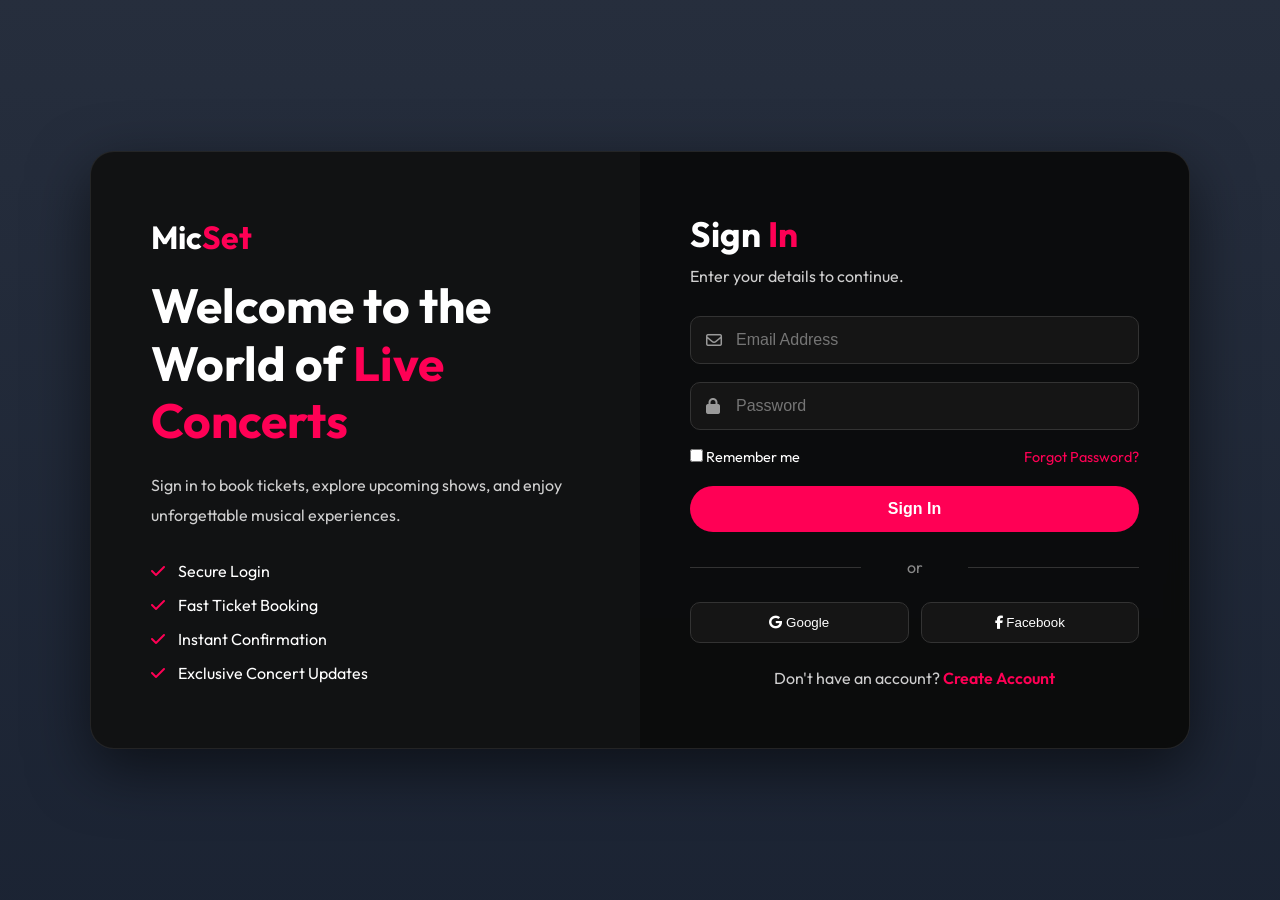
<file: Sign.html>
<!DOCTYPE html>
<html lang="en">

<head>
    <meta charset="UTF-8">
    <meta name="viewport" content="width=device-width, initial-scale=1.0">
    <title>MicSet</title>

    <link rel="stylesheet" href="https://cdnjs.cloudflare.com/ajax/libs/font-awesome/6.5.2/css/all.min.css">
    <link href="https://fonts.googleapis.com/css2?family=Outfit:wght@300;400;500;600;700&display=swap" rel="stylesheet">
    <link rel="shortcut icon" href="Images/MicSet.png" type="image/x-icon">
    <style>
        * {
            margin: 0;
            padding: 0;
            box-sizing: border-box;
        }

        :root {
            --dark: #0a0a0a;
            --primary: #ff0055;
            --secondary: #081122;
            --white: #ffffff;
            --gray: #cfcfcf;
            --card: rgba(17, 17, 17, 0.92);
            --border: rgba(255, 255, 255, 0.08);
        }

        body {
            font-family: 'Outfit', sans-serif;
            background:
                linear-gradient(rgba(8, 17, 34, 0.88), rgba(8, 17, 34, 0.92)),
                url('https://images.unsplash.com/photo-1501386761578-eac5c94b800a?auto=format&fit=crop&w=1600&q=80') center/cover no-repeat;
            color: var(--white);
            min-height: 100vh;
            display: flex;
            justify-content: center;
            align-items: center;
            padding: 20px;
            animation: pageFade 1.2s ease;
        }

        a {
            color: white;
            text-decoration: none;
        }

        .sign-container {
            width: 100%;
            max-width: 1100px;
            display: grid;
            grid-template-columns: 1fr 1fr;
            background: var(--card);
            border: 1px solid var(--border);
            border-radius: 24px;
            overflow: hidden;
            backdrop-filter: blur(10px);
            box-shadow: 0 20px 60px rgba(0, 0, 0, 0.55);
            animation: containerZoom 1s ease;
        }

        .left-panel {
            padding: 60px;
            display: flex;
            flex-direction: column;
            justify-content: center;
            animation: slideLeft 1s ease 0.2s both;
        }

        .logo {
            font-size: 2rem;
            font-weight: 700;
            margin-bottom: 20px;
            animation: fadeDown 1s ease 0.4s both;
        }

        .logo span {
            color: var(--primary);
        }

        .left-panel h1 {
            font-size: 3rem;
            line-height: 1.2;
            margin-bottom: 20px;
            animation: fadeUp 1s ease 0.6s both;
        }

        .left-panel h1 span {
            color: var(--primary);
        }

        .left-panel>p {
            color: var(--gray);
            line-height: 1.9;
            margin-bottom: 30px;
            animation: fadeUp 1s ease 0.8s both;
        }

        .features {
            display: flex;
            flex-direction: column;
            gap: 14px;
        }

        .features p {
            margin: 0;
            color: var(--white);
            animation: fadeUp 0.8s ease both;
        }

        .features p:nth-child(1) {
            animation-delay: 1s;
        }

        .features p:nth-child(2) {
            animation-delay: 1.1s;
        }

        .features p:nth-child(3) {
            animation-delay: 1.2s;
        }

        .features p:nth-child(4) {
            animation-delay: 1.3s;
        }

        .features i {
            color: var(--primary);
            margin-right: 10px;
        }

        .right-panel {
            background: rgba(0, 0, 0, 0.35);
            padding: 60px 50px;
            display: flex;
            align-items: center;
            animation: slideRight 1s ease 0.3s both;
        }

        .sign-form {
            width: 100%;
        }

        .sign-form h2 {
            font-size: 2.2rem;
            margin-bottom: 10px;
            animation: fadeUp 1s ease 0.5s both;
        }

        .sign-form h2 span {
            color: var(--primary);
        }

        .sub-text {
            color: var(--gray);
            margin-bottom: 30px;
            animation: fadeUp 1s ease 0.7s both;
        }

        .form-group {
            position: relative;
            margin-bottom: 18px;
            animation: fadeUp 0.8s ease both;
        }

        .form-group:nth-of-type(1) {
            animation-delay: 0.9s;
        }

        .form-group:nth-of-type(2) {
            animation-delay: 1s;
        }

        .form-group i {
            position: absolute;
            left: 16px;
            top: 50%;
            transform: translateY(-50%);
            color: #999;
        }

        .form-group input {
            width: 100%;
            padding: 14px 14px 14px 45px;
            border-radius: 10px;
            border: 1px solid #333;
            background: #151515;
            color: #fff;
            outline: none;
            font-size: 1rem;
            transition: 0.3s;
        }

        .form-group input:focus {
            border-color: var(--primary);
            box-shadow: 0 0 0 4px rgba(255, 0, 85, 0.12);
        }

        .options {
            display: flex;
            justify-content: space-between;
            align-items: center;
            font-size: 0.9rem;
            margin-bottom: 20px;
            gap: 10px;
            flex-wrap: wrap;
            animation: fadeUp 0.8s ease 1.1s both;
        }

        .options a {
            color: var(--primary);
        }

        .sign-btn {
            width: 100%;
            padding: 14px;
            border: none;
            border-radius: 30px;
            background: var(--primary);
            color: #fff;
            font-size: 1rem;
            font-weight: 600;
            cursor: pointer;
            transition: 0.3s;
            animation: zoomIn 0.8s ease 1.2s both;
        }

        .sign-btn:hover {
            background: #e00045;
            transform: translateY(-2px);
        }

        .divider {
            text-align: center;
            margin: 25px 0;
            color: #888;
            position: relative;
            animation: fadeUp 0.8s ease 1.3s both;
        }

        .divider::before,
        .divider::after {
            content: '';
            position: absolute;
            top: 50%;
            width: 38%;
            height: 1px;
            background: #333;
        }

        .divider::before {
            left: 0;
        }

        .divider::after {
            right: 0;
        }

        .social-login {
            display: flex;
            gap: 12px;
            animation: fadeUp 0.8s ease 1.4s both;
        }

        .social-login button {
            flex: 1;
            padding: 12px;
            border-radius: 10px;
            border: 1px solid #333;
            background: #151515;
            color: #fff;
            cursor: pointer;
            transition: 0.3s;
        }

        .social-login button:hover {
            border-color: var(--primary);
        }

        .bottom-text {
            text-align: center;
            margin-top: 25px;
            color: var(--gray);
            animation: fadeUp 0.8s ease 1.5s both;
        }

        .bottom-text a {
            color: var(--primary);
            font-weight: 600;
        }

        @keyframes pageFade {
            from {
                opacity: 0;
            }

            to {
                opacity: 1;
            }
        }

        @keyframes containerZoom {
            from {
                opacity: 0;
                transform: scale(0.92);
            }

            to {
                opacity: 1;
                transform: scale(1);
            }
        }

        @keyframes slideLeft {
            from {
                opacity: 0;
                transform: translateX(-60px);
            }

            to {
                opacity: 1;
                transform: translateX(0);
            }
        }

        @keyframes slideRight {
            from {
                opacity: 0;
                transform: translateX(60px);
            }

            to {
                opacity: 1;
                transform: translateX(0);
            }
        }

        @keyframes fadeDown {
            from {
                opacity: 0;
                transform: translateY(-30px);
            }

            to {
                opacity: 1;
                transform: translateY(0);
            }
        }

        @keyframes fadeUp {
            from {
                opacity: 0;
                transform: translateY(30px);
            }

            to {
                opacity: 1;
                transform: translateY(0);
            }
        }

        @keyframes zoomIn {
            from {
                opacity: 0;
                transform: scale(0.85);
            }

            to {
                opacity: 1;
                transform: scale(1);
            }
        }

        @media (max-width: 900px) {
            .sign-container {
                grid-template-columns: 1fr;
            }

            .left-panel {
                padding: 40px 30px 20px;
                text-align: center;
            }

            .left-panel h1 {
                font-size: 2.2rem;
            }

            .features {
                align-items: center;
            }

            .right-panel {
                padding: 30px;
            }
        }

        @media (max-width: 480px) {

            .left-panel,
            .right-panel {
                padding: 25px 20px;
            }

            .left-panel h1 {
                font-size: 1.8rem;
            }

            .sign-form h2 {
                font-size: 1.8rem;
            }

            .social-login {
                flex-direction: column;
            }

            .features,
            .notes {
                display: none;
            }
        }
    </style>
</head>

<body>

    <div class="sign-container">
        <div class="left-panel">
            <a href="index.html">
                <div class="logo">Mic<span>Set</span></div>
            </a>

            <h1>Welcome to the World of <span>Live Concerts</span></h1>

            <p class="notes">
                Sign in to book tickets, explore upcoming shows,
                and enjoy unforgettable musical experiences.
            </p>

            <div class="features">
                <p><i class="fa-solid fa-check"></i> Secure Login</p>
                <p><i class="fa-solid fa-check"></i> Fast Ticket Booking</p>
                <p><i class="fa-solid fa-check"></i> Instant Confirmation</p>
                <p><i class="fa-solid fa-check"></i> Exclusive Concert Updates</p>
            </div>
        </div>

        <div class="right-panel">
            <form class="sign-form">
                <h2>Sign <span>In</span></h2>
                <p class="sub-text">Enter your details to continue.</p>

                <div class="form-group">
                    <i class="fa-regular fa-envelope"></i>
                    <input type="email" placeholder="Email Address" required>
                </div>

                <div class="form-group">
                    <i class="fa-solid fa-lock"></i>
                    <input type="password" placeholder="Password" required>
                </div>

                <div class="options">
                    <label>
                        <input type="checkbox"> Remember me
                    </label>
                    <a href="#">Forgot Password?</a>
                </div>

                <button type="submit" class="sign-btn">Sign In</button>

                <div class="divider">or</div>

                <div class="social-login">
                    <button type="button">
                        <i class="fa-brands fa-google"></i> Google
                    </button>
                    <button type="button">
                        <i class="fa-brands fa-facebook-f"></i> Facebook
                    </button>
                </div>

                <p class="bottom-text">
                    Don't have an account?
                    <a href="#">Create Account</a>
                </p>
            </form>
        </div>
    </div>

</body>

</html>
</file>
